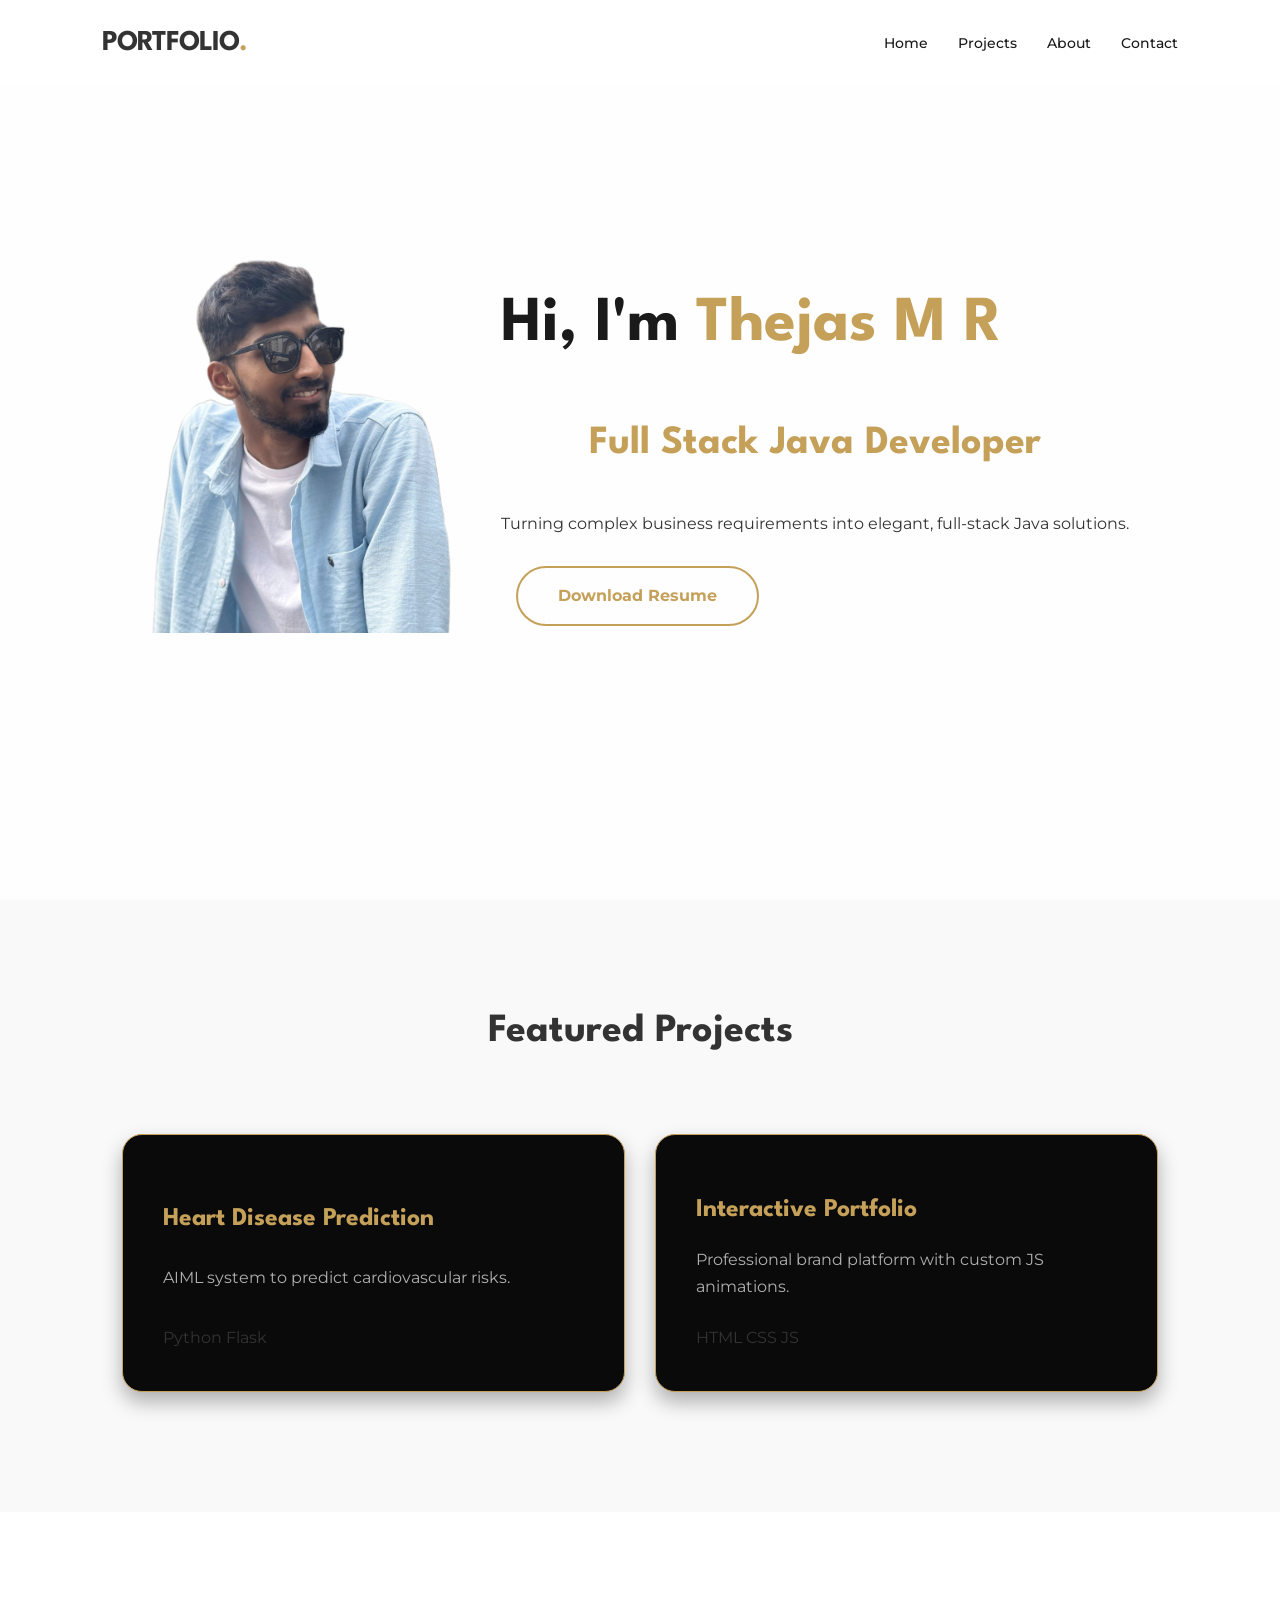
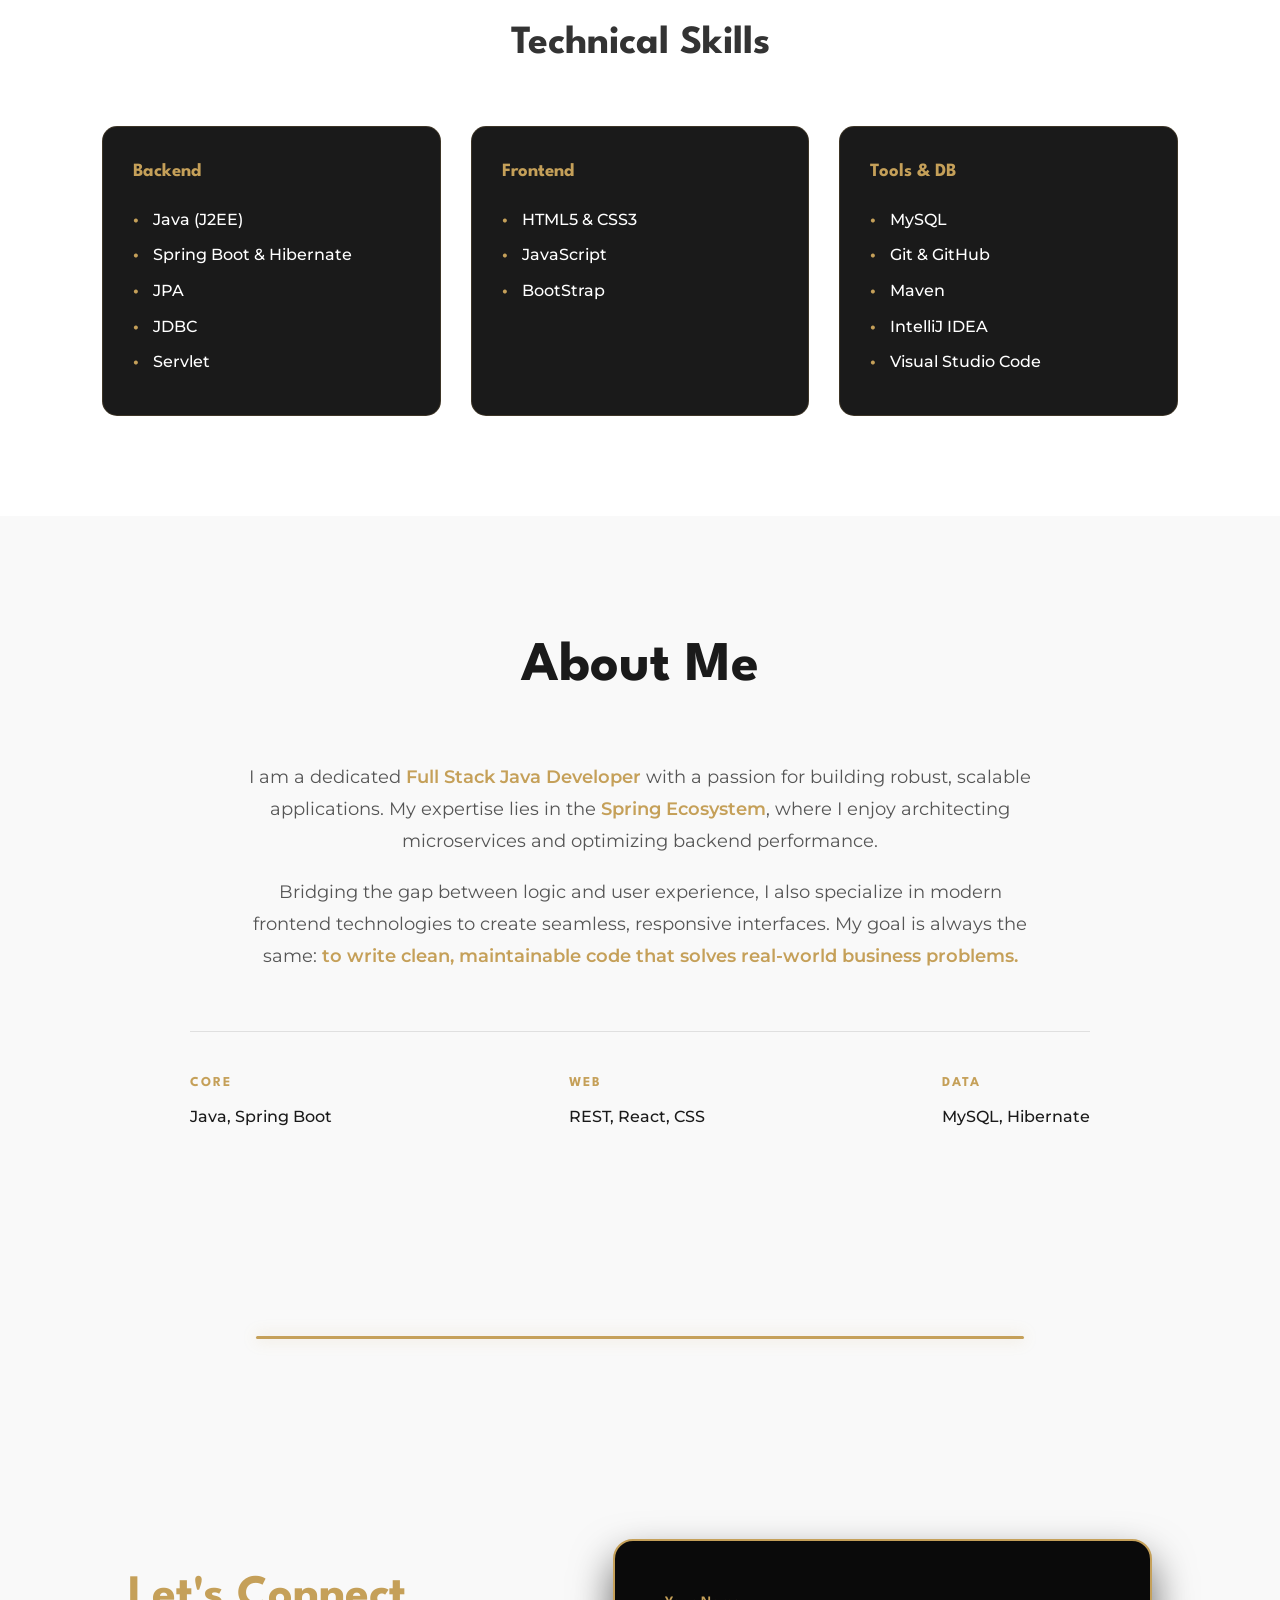
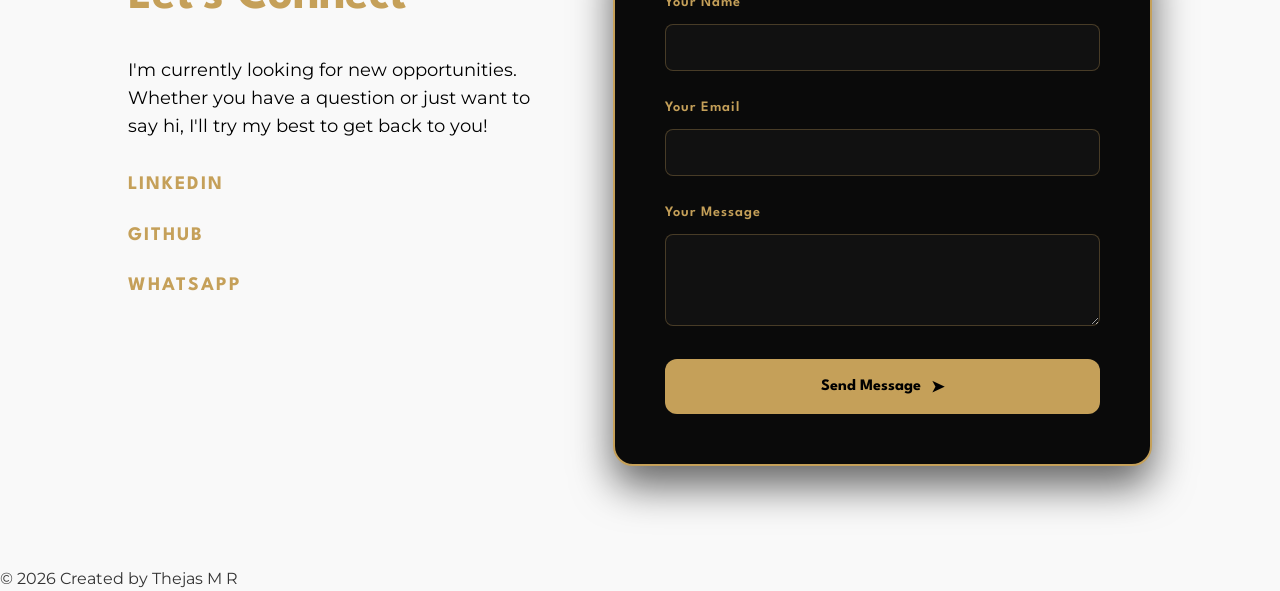
<file: index.html>
<!DOCTYPE html>
<html lang="en">
<head>
    <meta charset="UTF-8">
    <meta name="viewport" content="width=device-width, initial-scale=1.0">
    <title>My Professional Portfolio</title>
    <link href="https://fonts.googleapis.com/css2?family=League+Spartan:wght@400;700&family=Montserrat:wght@300;500&display=swap" rel="stylesheet">
    <link rel="stylesheet" href="style.css">
    
</head>
<body>

    <nav class="navbar">
        <div class="logo">PORTFOLIO<span>.</span></div>
        <ul class="nav-links">
            <li><a href="#home">Home</a></li>
            <li><a href="#projects">Projects</a></li>
            <li><a href="#about">About</a></li>
            <li><a href="#contact">Contact</a></li>
        </ul>
    </nav>

<section id="home" class="hero">
    <div class="hero-container">
        <div class="hero-image fade-in">
            <img src="profile.png" alt="Thejas M R">
        </div>

        <div class="hero-content">
            <h1 class="fade-in">Hi, I'm <span>Thejas M R</span></h1>
            <div class="entrance-wrapper">
<h2 class="typing-text">
<span id="typing"></span></h2>           
 </div>
            <p class="fade-in delay">Turning complex business requirements into elegant, full-stack Java solutions.</p>
            <a href="My_Resume.pdf" class="btn resume-btn" download>Download Resume</a>
        </div>
    </div>
</section>

<section id="projects" class="projects-section">
    <h2 class="section-title">Featured Projects</h2>
    
    <div class="projects-grid"> 
        <div class="project-card"> 
            <div class="project-icon"><i class="fas fa-heartbeat"></i></div>
            <h3>Heart Disease Prediction</h3>
            <p>AIML system to predict cardiovascular risks.</p>
            <div class="tech-stack">
                <span>Python</span> <span>Flask</span>
            </div>
           
        </div> 

        <div class="project-card">
            <div class="project-icon"><i class="fas fa-code"></i></div>
            <h3>Interactive Portfolio</h3>
            <p>Professional brand platform with custom JS animations.</p>
            <div class="tech-stack">
                <span>HTML</span> <span>CSS</span> <span>JS</span>
            </div>
        </div> 
    </div>
</section>
    <section id="skills" class="skills">
    <h2 class="section-title">Technical Skills</h2>
    <div class="skills-grid">
        <div class="skill-category">
            <h3>Backend</h3>
            <ul>
                <li>Java (J2EE)</li>
                <li>Spring Boot & Hibernate</li>
                <li>JPA </li>
                    <li>JDBC</li>
                <li>Servlet</li>
            </ul>
        </div>
        <div class="skill-category">
            <h3>Frontend</h3>
            <ul>
                <li>HTML5 & CSS3</li>
                <li>JavaScript</li>
                <li>BootStrap</li>
            </ul>
        </div>
        <div class="skill-category">
            <h3>Tools & DB</h3>
            <ul>
                <li>MySQL </li>
                <li>Git & GitHub</li>
                <li>Maven </li>
                <li>IntelliJ IDEA</li>
                <li>Visual Studio Code</li>
            </ul>
        </div>
    </div>
</section>
   <section id="about" class="about">
    <div class="about-container">
        <h2 class="about-title">About Me</h2>
        
        <div class="about-description">
            <p>
                I am a dedicated <span class="gold-bold">Full Stack Java Developer</span> with a passion for building robust, scalable applications. My expertise lies in the <span class="gold-bold">Spring Ecosystem</span>, where I enjoy architecting microservices and optimizing backend performance.
            </p>
            <p>
                Bridging the gap between logic and user experience, I also specialize in modern frontend technologies to create seamless, responsive interfaces. My goal is always the same: <span class="gold-bold">to write clean, maintainable code that solves real-world business problems.</span>
            </p>
        </div>

        <div class="about-footer">
            <div class="footer-column">
                <h3>CORE</h3>
                <p>Java, Spring Boot</p>
            </div>
            <div class="footer-column">
                <h3>WEB</h3>
                <p>REST, React, CSS</p>
            </div>
            <div class="footer-column">
                <h3>DATA</h3>
                <p>MySQL, Hibernate</p>
            </div>
        </div>
    </div>
</section>

<div id="grow-divider" class="gold-divider"></div>

    <section id="contact" class="contact">
    <div class="contact-flex-container">
        
        <div class="contact-left">
            <h2 class="contact-sub-title">Let's Connect</h2>
            <p class="contact-text">
                I'm currently looking for new opportunities. Whether you have a question or just want to say hi, I'll try my best to get back to you!
            </p>
            <div class="contact-socials">
                <a href="https://www.linkedin.com/in/thejas-m-r-867bb3333" target="_blank">LinkedIn</a>
                <a href="https://github.com/Thejas6767" target="_blank">GitHub</a>
                <a href="https://wa.me/7204238279" target="_blank">WhatsApp</a>
            </div>
        </div>

        <div class="contact-right">
            <form id="my-form" action="https://api.web3forms.com/submit" method="POST" class="contact-form">
    <input type="hidden" name="access_key" value="8c724cb0-375b-4766-9d70-9ffa713e8a99">
    
    <input type="checkbox" name="botcheck" style="display: none;">
                <div class="input-group">
                    <label>Your Name</label>
                    <input type="text" name="name" required>
                </div>
                <div class="input-group">
                    <label>Your Email</label>
                    <input type="email" name="email" required>
                </div>
                <div class="input-group">
                    <label>Your Message</label>
                    <textarea name="message" rows="4" required></textarea>
                </div>
                <button type="submit" id="submit-btn" class="gold-submit-btn">
                    Send Message <span>➤</span>
                </button>
                <div id="status" class="status-box"></div>
            </form>
        </div>

    </div>
</section>
   <footer>
    <p>&copy; 2026 Created by Thejas M R</p>
</footer>

    <script src="script.js"></script>
</body>
</html>
</file>
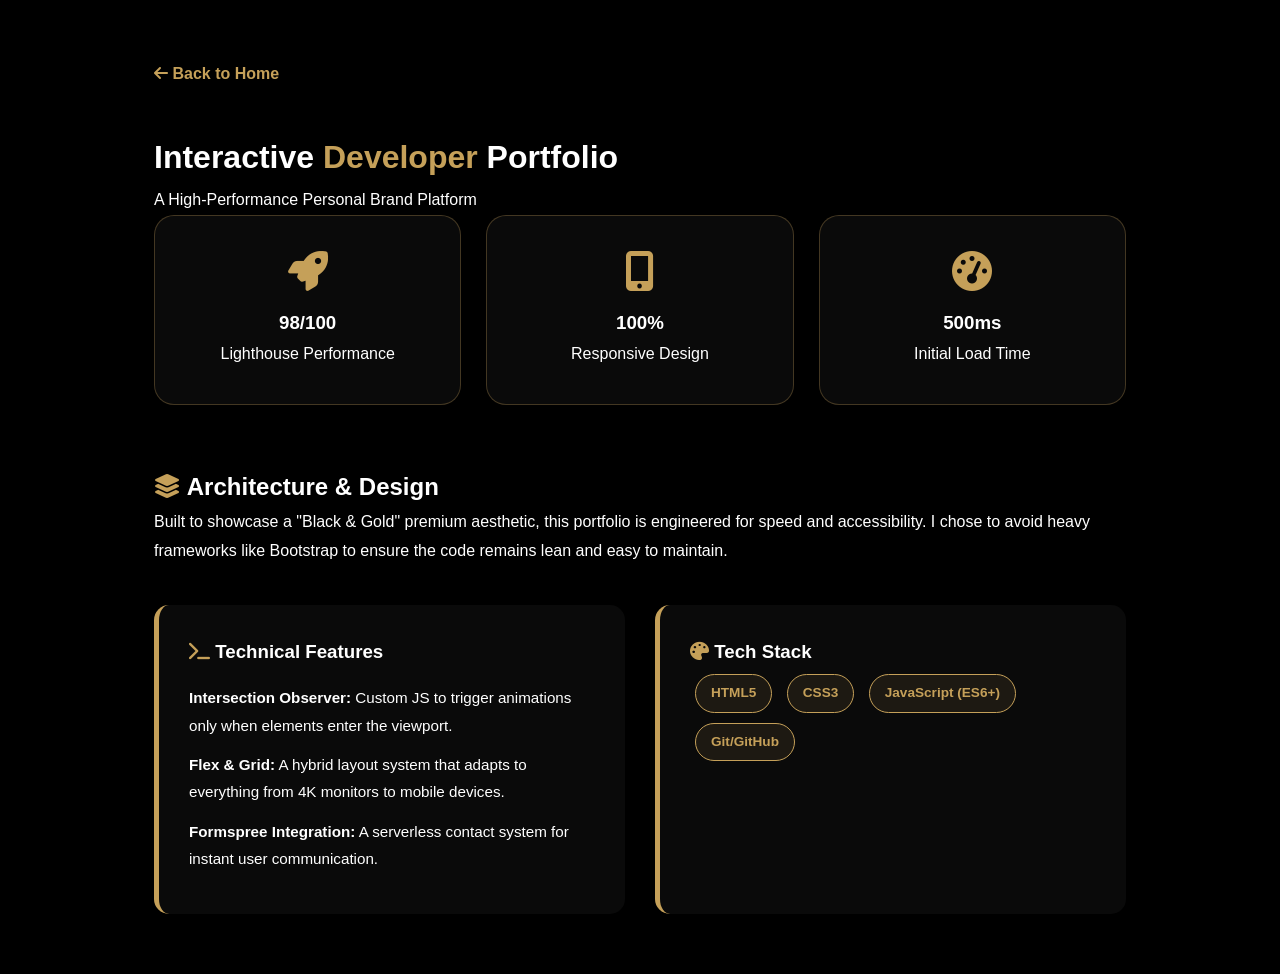
<file: portfolio-details.html>
<!DOCTYPE html>
<html lang="en">
<head>
    <meta charset="UTF-8">
    <meta name="viewport" content="width=device-width, initial-scale=1.0">
    <title>Portfolio Case Study | Thejas M R</title>
    <link rel="stylesheet" href="style.css">
    <link rel="stylesheet" href="https://cdnjs.cloudflare.com/ajax/libs/font-awesome/6.5.1/css/all.min.css">
</head>
<body class="details-page-body">

    <div class="details-container">
        <a href="index.html" class="back-link"><i class="fas fa-arrow-left"></i> Back to Home</a>
        
        <header class="project-header">
            <h1>Interactive <span class="gold-text">Developer</span> Portfolio</h1>
            <p class="subtitle">A High-Performance Personal Brand Platform</p>
        </header>

        <section class="project-highlights">
            <div class="highlight-card">
                <i class="fas fa-rocket"></i>
                <h3>98/100</h3>
                <p>Lighthouse Performance</p>
            </div>
            <div class="highlight-card">
                <i class="fas fa-mobile-screen-button"></i>
                <h3>100%</h3>
                <p>Responsive Design</p>
            </div>
            <div class="highlight-card">
                <i class="fas fa-gauge-high"></i>
                <h3>500ms</h3>
                <p>Initial Load Time</p>
            </div>
        </section>

        <section class="details-content">
            <h2><i class="fas fa-layer-group gold-text"></i> Architecture & Design</h2>
            <p>Built to showcase a "Black & Gold" premium aesthetic, this portfolio is engineered for speed and accessibility. I chose to avoid heavy frameworks like Bootstrap to ensure the code remains lean and easy to maintain.</p>

            <div class="details-grid">
                <div class="details-box">
                    <h3><i class="fas fa-terminal gold-text"></i> Technical Features</h3>
                    <ul class="details-list">
                        <li><strong>Intersection Observer:</strong> Custom JS to trigger animations only when elements enter the viewport.</li>
                        <li><strong>Flex & Grid:</strong> A hybrid layout system that adapts to everything from 4K monitors to mobile devices.</li>
                        <li><strong>Formspree Integration:</strong> A serverless contact system for instant user communication.</li>
                    </ul>
                </div>

                <div class="details-box">
                    <h3><i class="fas fa-palette gold-text"></i> Tech Stack</h3>
                    <div class="tech-tags">
                        <span>HTML5</span>
                        <span>CSS3</span>
                        <span>JavaScript (ES6+)</span>
                        <span>Git/GitHub</span>
                    </div>
                </div>
            </div>
        </section>
    </div>

</body>
</html>
</file>
<file: style.css>
:root {
    --primary: #1a1a1a;    /* Deep Charcoal */
    --accent: #c5a059;     /* Soft Gold */
    --bg: #f9f9f9;         /* Off White */
    --text: #333333;
}

* {
    margin: 0;
    padding: 0;
    box-sizing: border-box;
}

body {
    font-family: 'Montserrat', sans-serif;
    background-color: var(--bg);
    color: var(--text);
    line-height: 1.6;
    scroll-behavior: smooth;
}

/* --- Navigation --- */
.navbar {
    position: fixed;
    top: 0;
    width: 100%;
    display: flex;
    justify-content: space-between;
    align-items: center;
    padding: 20px 8%;
    background: rgba(255, 255, 255, 0.9);
    backdrop-filter: blur(10px);
    z-index: 1000;
}

.logo {
    font-family: 'League Spartan', sans-serif;
    font-size: 1.8rem;
    font-weight: 700;
    letter-spacing: -1px;
}

.logo span { color: var(--accent); }

.nav-links { list-style: none; display: flex; }
.nav-links li { margin-left: 30px; }
.nav-links a {
    text-decoration: none;
    color: var(--primary);
    font-weight: 500;
    font-size: 0.9rem;
    transition: 0.3s;
}

.nav-links a:hover { color: var(--accent); }

/* --- Hero Section --- */
.hero {
    height: 100vh;
    display: flex;
    align-items: center;
    justify-content: center;
    text-align: center;
    padding: 0 10%;
    background: linear-gradient(rgba(255,255,255,0.8), rgba(255,255,255,0.8)), 
                url('https://www.transparenttextures.com/patterns/cubes.png');
}

.hero-container {
    display: flex;
    align-items: center;
    justify-content: center;
    gap: 50px;
    max-width: 1200px;
    width: 100%;
}

.hero-image img {
    width: 300px;
    height: auto;
    max-height: 400px;
    border-radius: 0;
    border: none;
    padding: 0;
    box-shadow: none;
    object-fit: cover;
    transition: transform 0.4s cubic-bezier(0.175, 0.885, 0.32, 1.275), box-shadow 0.4s ease;
    cursor: pointer;
}

.hero-image img:hover {
    transform: scale(1.05); 
    box-shadow: 0 0 25px rgba(197, 160, 89, 0.6); 
    border-color: #d4b881; 
}

.hero-content {
    text-align: left;
}

.hero h1 {
    font-family: 'League Spartan', sans-serif;
    font-size: 4rem;
    color: var(--primary);
    margin-bottom: 15px;
}

.hero h1 span { color: var(--accent); }

.entrance-wrapper {
    width: 100%;
    overflow: hidden;
    display: flex;
    justify-content: center;
    padding: 20px 0;
}

.run-and-stop {
    font-family: 'League Spartan', sans-serif;
    font-size: 3.5rem;
    font-weight: 800;
    color: #10100f !important;
    text-transform: uppercase;
    white-space: nowrap;
    opacity: 0;
    transform: translateX(100%);
    animation: runToCenter 1.5s cubic-bezier(0.25, 1, 0.5, 1) forwards;
}

@keyframes runToCenter {
    0% { opacity: 0; transform: translateX(100%); }
    70% { opacity: 1; }
    100% { opacity: 1; transform: translateX(0); }
}

.btn {
    display: inline-block;
    margin-top: 30px;
    padding: 15px 40px;
    background: var(--primary);
    color: white;
    text-decoration: none;
    font-weight: bold;
    border-radius: 50px;
    transition: 0.3s;
}

.btn:hover {
    background: var(--accent);
    transform: translateY(-3px);
}

.resume-btn {
    background-color: transparent;
    border: 2px solid var(--accent);
    color: var(--accent) !important;
    margin-left: 15px;
}

.resume-btn:hover {
    background-color: var(--accent);
    color: white !important;
}

/* --- Featured Projects Section --- */
.projects-section {
    padding: 100px 8%;
    background-color: var(--bg);
}

.section-title {
    font-size: 2.5rem;
    margin-bottom: 50px;
    text-align: center;
    font-family: 'League Spartan', sans-serif;
}

.projects-grid {
    display: grid;
    grid-template-columns: repeat(2, 1fr); 
    gap: 30px;
    max-width: 1100px;
    margin: 0 auto;
    padding: 20px;
}

.project-card {
    background: #0a0a0a; 
    border: 1px solid var(--accent);
    padding: 40px;
    border-radius: 20px;
    text-align: left;
    display: flex;
    flex-direction: column;
    justify-content: space-between;
    height: 100%;
    transition: all 0.4s cubic-bezier(0.175, 0.885, 0.32, 1.275);
    box-shadow: 0 10px 20px rgba(0,0,0,0.3);
}

.project-card:hover {
    transform: translateY(-15px);
    background: #151515;
    box-shadow: 0 20px 40px rgba(197, 160, 89, 0.15);
}

.project-card h3 {
    color: var(--accent);
    font-size: 1.6rem;
    margin: 15px 0;
    font-family: 'League Spartan', sans-serif;
}

.project-icon i {
    font-size: 2.8rem;
    color: #ffffff;
    margin-bottom: 10px;
    transition: 0.3s;
}

.project-card:hover .project-icon i {
    color: var(--accent);
    transform: scale(1.1);
}

.project-card p {
    color: #b0b0b0;
    line-height: 1.7;
    margin-bottom: 25px;
}

/* --- Technical Skills Section --- */
.skills {
    padding: 100px 8%;
    background-color: #fff;
}

.skills-grid {
    display: grid;
    grid-template-columns: repeat(auto-fit, minmax(250px, 1fr));
    gap: 30px;
    margin-top: 30px;
}

.skill-category {
    background: #1a1a1a;    
    color: #ffffff;         
    border: 1px solid rgba(197, 160, 89, 0.2); 
    padding: 30px;
    border-radius: 15px;
    opacity: 0;
    transform: scale(0.8) translateY(30px);
    transition: all 0.6s cubic-bezier(0.175, 0.885, 0.32, 1.275);
}

.skill-category.pop-in {
    opacity: 1;
    transform: scale(1) translateY(0);
}

.skill-category:nth-child(1) { transition-delay: 0.1s; }
.skill-category:nth-child(2) { transition-delay: 0.3s; }
.skill-category:nth-child(3) { transition-delay: 0.5s; }

.skill-category:hover {
    border-color: var(--accent); 
    transform: translateY(-10px) scale(1.02);
    box-shadow: 0 15px 30px rgba(0, 0, 0, 0.2);
}

.skill-category h3 {
    color: var(--accent);
    margin-bottom: 20px;
    font-family: 'League Spartan', sans-serif;
}

.skill-category ul { list-style: none; }

.skill-category li {
    margin-bottom: 10px;
    font-weight: 500;
    position: relative;
    padding-left: 20px;
}

.skill-category li::before {
    content: "•";
    color: var(--accent);
    font-weight: bold;
    position: absolute;
    left: 0;
}

/* --- About Me Section (Updated to match light background) --- */
.about {
    padding: 100px 10%;
    background: var(--bg); /* Changed from solid black to your main page light off-white */
    color: var(--text);   /* Changed from pure white to your standard dark text */
    display: flex;
    justify-content: center; 
    align-items: center;     
    min-height: 80vh; 
    margin-bottom: 80px;
}

.about-container {
    max-width: 900px;
    width: 100%;
    text-align: center; 
}

.about-title {
    font-family: 'League Spartan', sans-serif;
    font-size: 3.5rem;
    font-weight: 700;
    margin-bottom: 50px;
    color: var(--primary); /* Changed to your deep charcoal primary color */
}

.about-description {
    margin: 0 auto 60px auto; 
    max-width: 800px;
}

.about-description p {
    font-size: 1.1rem;
    line-height: 1.8;
    margin-bottom: 20px;
    color: #555555; /* Soft dark gray for comfortable reading on a light background */
}

.gold-bold {
    color: var(--accent); /* Keeps your key highlighted phrases in gold */
    font-weight: 600;
}

.about-footer {
    display: flex;
    justify-content: space-between; 
    border-top: 1px solid rgba(0, 0, 0, 0.1); /* Changed border to a subtle dark line for light background */
    padding-top: 40px;
    margin-top: 20px;
}

.footer-column {
    text-align: left; 
}

.footer-column h3 {
    font-family: 'League Spartan', sans-serif;
    font-size: 0.85rem;
    color: var(--accent);
    letter-spacing: 2px;
    margin-bottom: 10px;
}

.footer-column p {
    font-size: 1rem;
    font-weight: 500;
    color: var(--primary); /* Text color inside footer details */
}
/* --- Contact Section --- */
.contact {
    padding: 100px 10%;
    background: none !important; 
    color: #ffffff;
}

.contact-flex-container {
    display: flex;
    justify-content: space-between;
    align-items: flex-start;
    max-width: 1100px;
    margin: 0 auto;
    gap: 50px;
}

.contact-left {
    flex: 1;
    text-align: left;
    background: transparent !important; 
    border: none !important; 
    padding: 20px 0;
}

.contact-sub-title {
    font-size: 3rem;
    font-family: 'League Spartan', sans-serif;
    color: var(--accent) !important;
    margin-bottom: 20px;
}

.contact-text {
    font-size: 1.1rem;
    line-height: 1.6;
    color: #000000 !important;
    max-width: 450px;
    margin-bottom: 30px;
}

.contact-socials {
    display: flex;
    flex-direction: column;
    gap: 20px;
}

.contact-socials a {
    color: var(--accent) !important; 
    text-decoration: none;
    font-family: 'League Spartan', sans-serif;
    font-weight: 700;
    font-size: 1.2rem;
    letter-spacing: 2px;
    text-transform: uppercase;
    transition: 0.3s ease;
    display: flex;
    align-items: center;
}

.contact-socials a::after {
    content: '';
    display: block;
    width: 0;
    height: 2px;
    background: #161614;
    transition: width .3s;
    margin-left: 10px;
}

.contact-socials a:hover {
    transform: translateX(10px); 
}

.contact-socials a:hover::after {
    width: 50px;
}

.contact-right {
    flex: 1; 
    background: #0a0a0a; 
    padding: 50px;
    border-radius: 20px;
    border: 2px solid var(--accent); 
    box-shadow: 0 20px 40px rgba(0, 0, 0, 0.6); 
}

.input-group {
    margin-bottom: 25px;
    text-align: left;
}

.input-group label {
    display: block;
    font-family: 'League Spartan', sans-serif;
    font-size: 0.9rem;
    margin-bottom: 10px;
    color: var(--accent) !important;
    font-weight: 600;
    letter-spacing: 1px;
}

.input-group input, 
.input-group textarea {
    width: 100%;
    padding: 15px;
    background: #111 !important;
    border: 1px solid rgba(197, 160, 89, 0.3);
    border-radius: 8px;
    color: white;
    outline: none;
}

.gold-submit-btn {
    width: 100%;
    background-color: var(--accent) !important; 
    color: #000000 !important; 
    padding: 18px;
    border: none;
    border-radius: 12px;
    font-weight: 700;
    font-family: 'League Spartan', sans-serif;
    font-size: 1rem;
    cursor: pointer;
    display: flex;
    justify-content: center;
    align-items: center;
    gap: 10px;
    transition: 0.3s;
}

.gold-submit-btn:hover {
    background-color: #e6c200;
    transform: scale(1.01);
}

/* --- Decorative Elements --- */
.gold-divider {
    height: 3px;
    width: 0%; 
    background-color: var(--accent);
    margin: 100px auto;
    border-radius: 10px;
    box-shadow: 0 0 15px rgba(197, 160, 89, 0.4);
    transition: width 1.5s ease-out; 
}

.gold-divider.active {
    width: 60%; 
}

/* --- Details / Case Study Pages Sub-Styles --- */
.details-page-body {
    background-color: #000;
    color: #fff;
    font-family: 'Montserrat', sans-serif;
    line-height: 1.8;
}

.details-container {
    max-width: 1100px;
    margin: 60px auto;
    padding: 0 5%;
}

.back-link {
    color: var(--accent);
    text-decoration: none;
    font-weight: 700;
    display: inline-block;
    margin-bottom: 40px;
    transition: 0.3s;
}

.back-link:hover {
    color: #fff;
    transform: translateX(-5px);
}

.gold-text { color: var(--accent); }

.project-highlights {
    display: grid;
    grid-template-columns: repeat(auto-fit, minmax(250px, 1fr));
    gap: 25px;
    margin-bottom: 60px;
}

.highlight-card {
    background: #0a0a0a;
    border: 1px solid rgba(197, 160, 89, 0.3);
    padding: 35px;
    text-align: center;
    border-radius: 20px;
    transition: 0.4s;
}

.highlight-card:hover {
    border-color: var(--accent);
    background: #111;
    transform: translateY(-5px);
}

.highlight-card i {
    font-size: 2.5rem;
    color: var(--accent);
    margin-bottom: 15px;
}

.details-grid {
    display: grid;
    grid-template-columns: repeat(auto-fit, minmax(350px, 1fr));
    gap: 30px;
    margin-top: 40px;
}

.details-box {
    background: #0a0a0a;
    padding: 30px;
    border-radius: 15px;
    border-left: 5px solid var(--accent);
}

.details-list {
    list-style: none;
    padding: 0;
    margin-top: 15px;
}

.details-list li {
    margin-bottom: 12px;
    font-size: 0.95rem;
}

.tech-tags span {
    display: inline-block;
    background: rgba(197, 160, 89, 0.1);
    color: var(--accent);
    padding: 6px 15px;
    border-radius: 50px;
    margin: 5px;
    border: 1px solid var(--accent);
    font-size: 0.85rem;
    font-weight: 600;
}

.typing-text {
    font-size: 2.5rem;
    font-family: 'League Spartan', sans-serif;
    color: var(--accent);
    font-weight: 700;
    margin-bottom: 15px;
}

/* --- Responsive Media Queries --- */
@media (max-width: 900px) {
    .contact-flex-container {
        flex-direction: column;
    }
    .contact-left, .contact-right {
        width: 100%;
    }
}

@media (max-width: 768px) {
    .hero h1 { font-size: 2.5rem; }
    .navbar { flex-direction: column; gap: 10px; }
    .nav-links li { margin: 0 10px; }
    .hero-container { flex-direction: column; text-align: center; }
    .hero-content { text-align: center; }
    .projects-grid { grid-template-columns: 1fr; }
    .about-footer { flex-direction: column; gap: 30px; align-items: center; }
    .footer-column { text-align: center; }
}

@media (max-width: 600px) {
    .project-header h1 { font-size: 2rem; }
    
}
</file>
